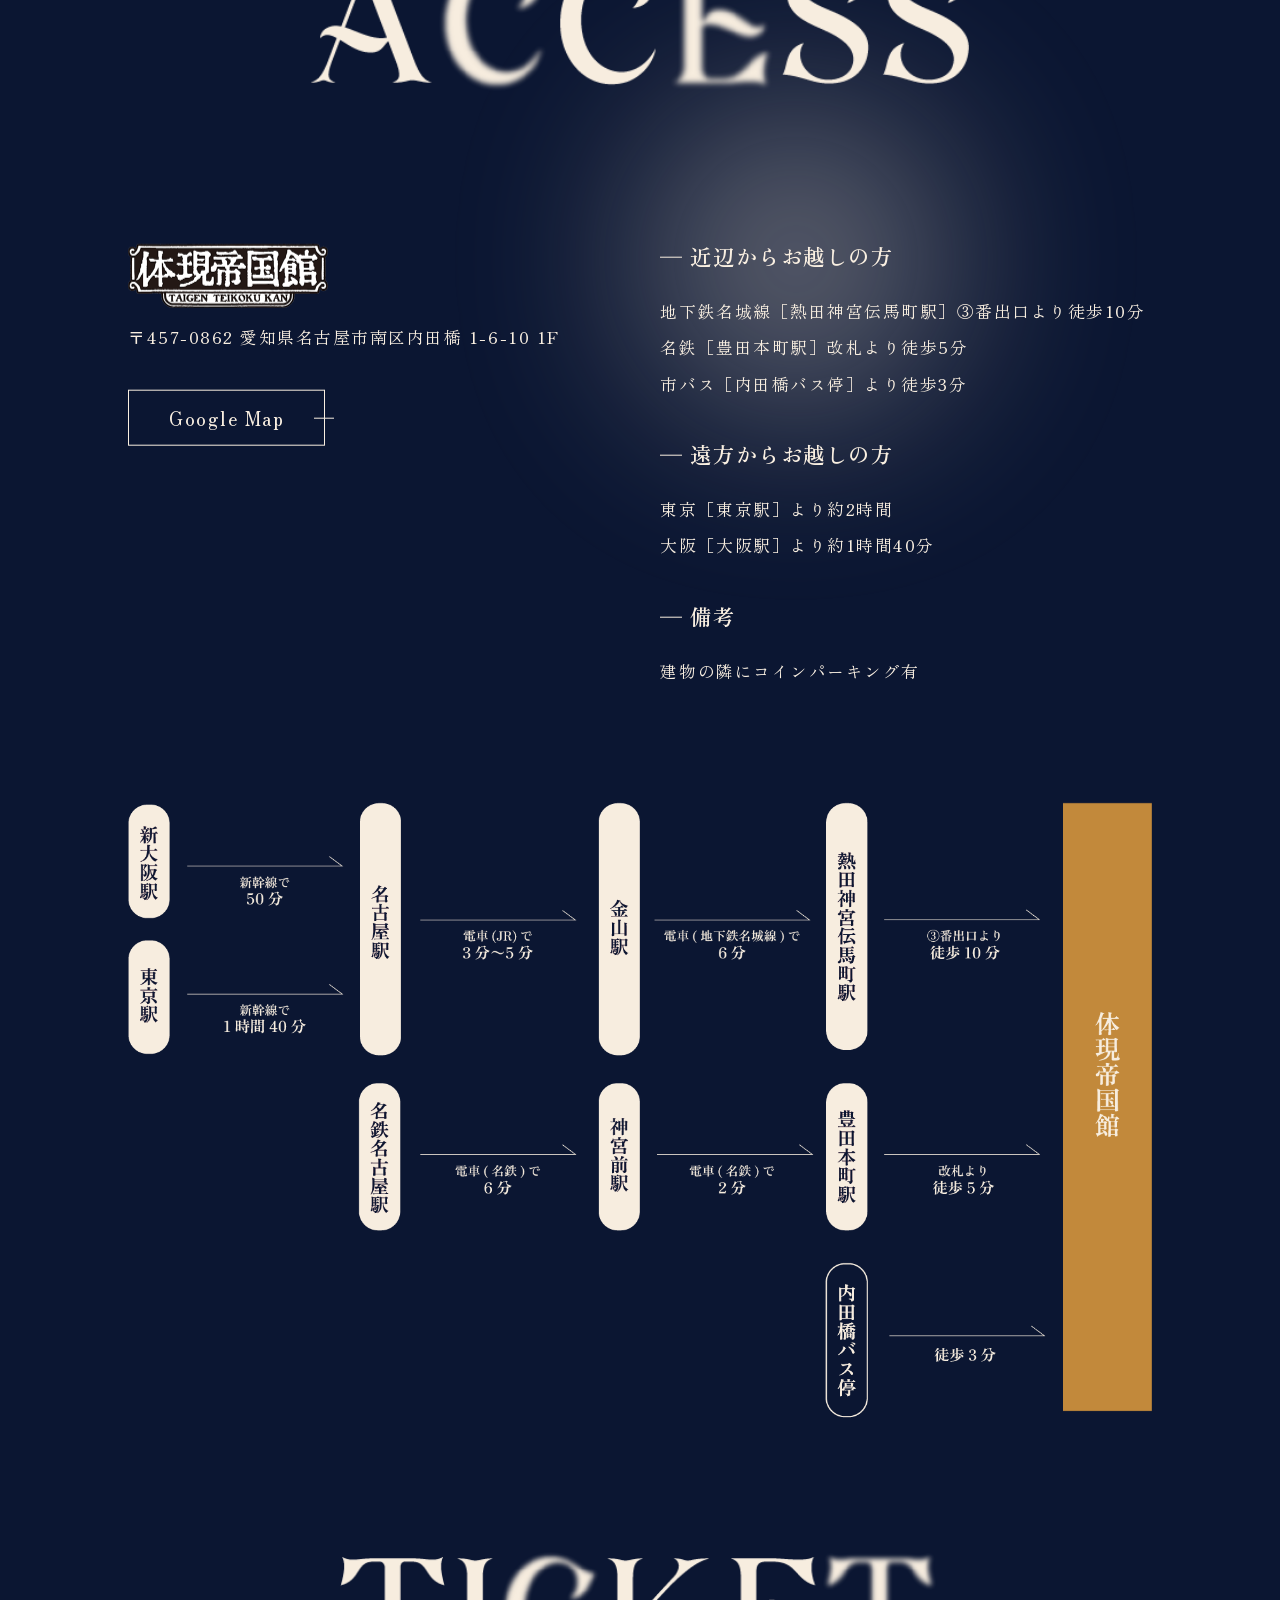
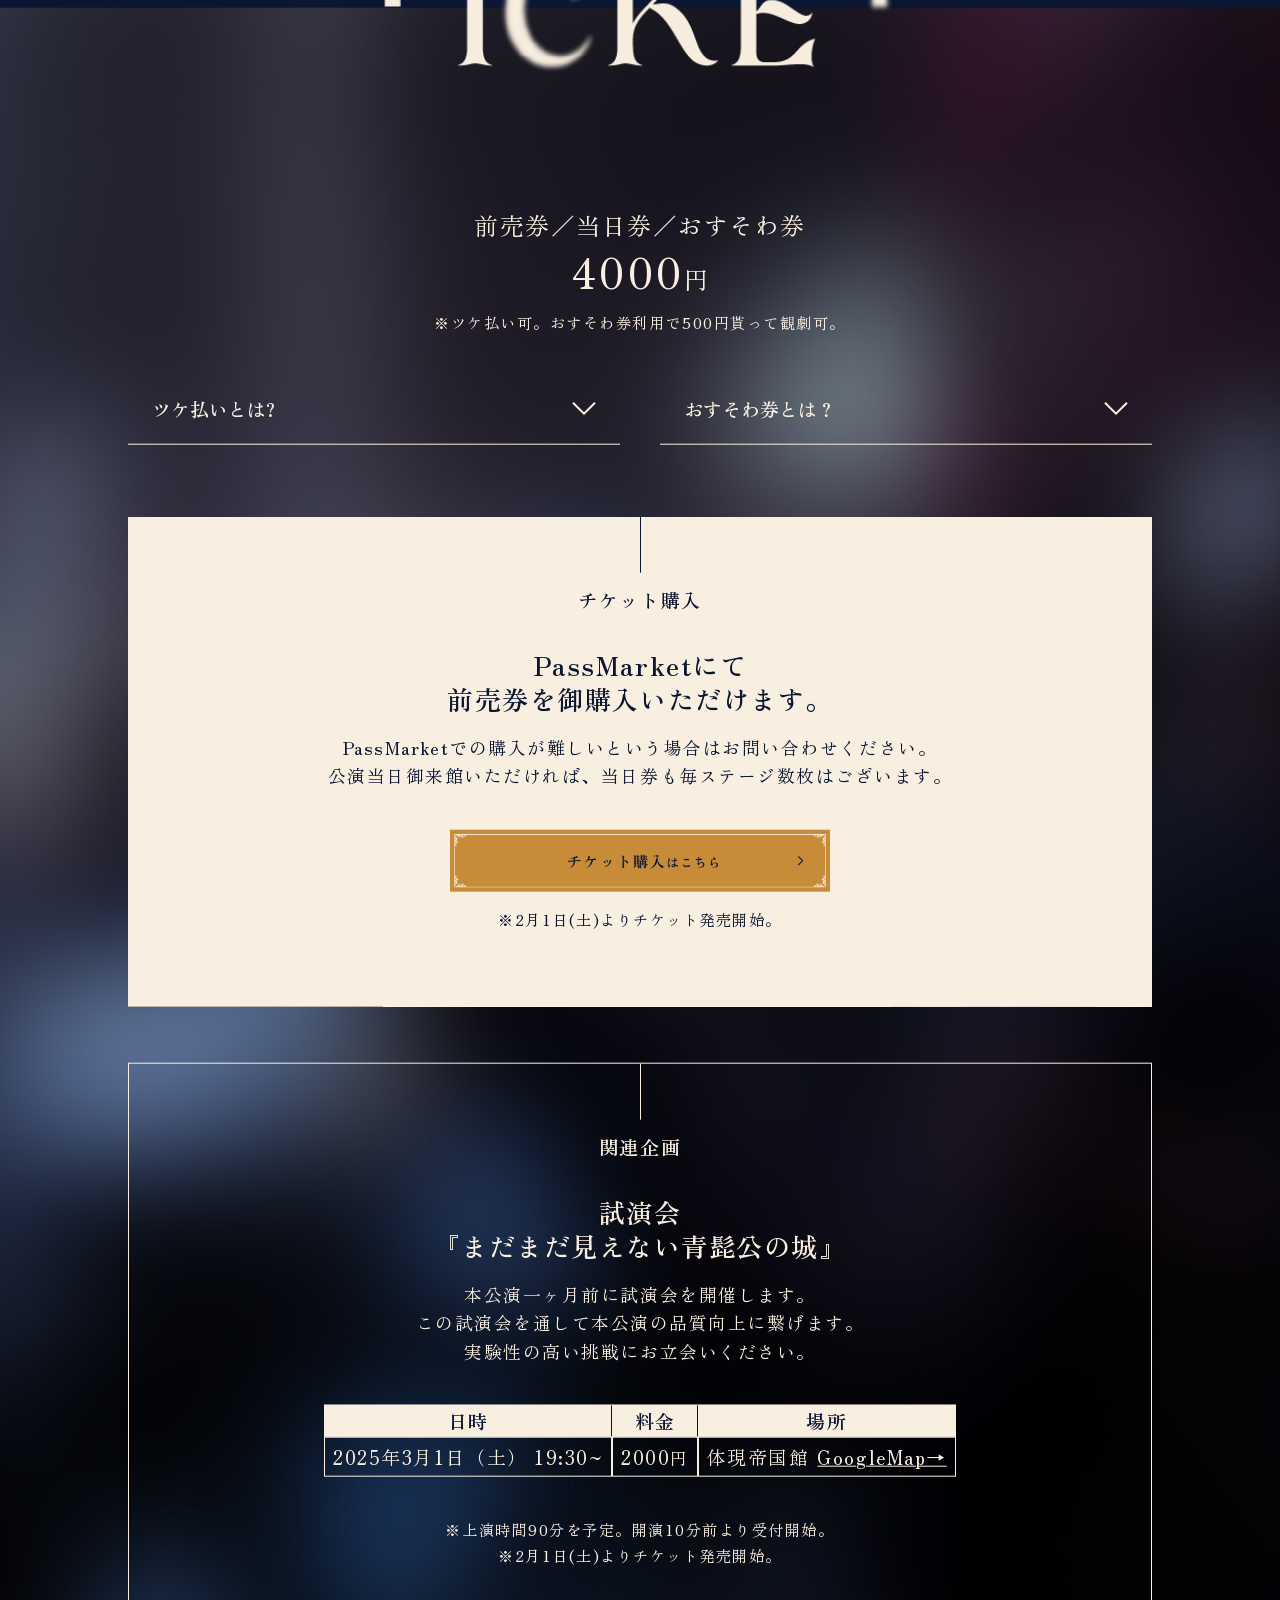
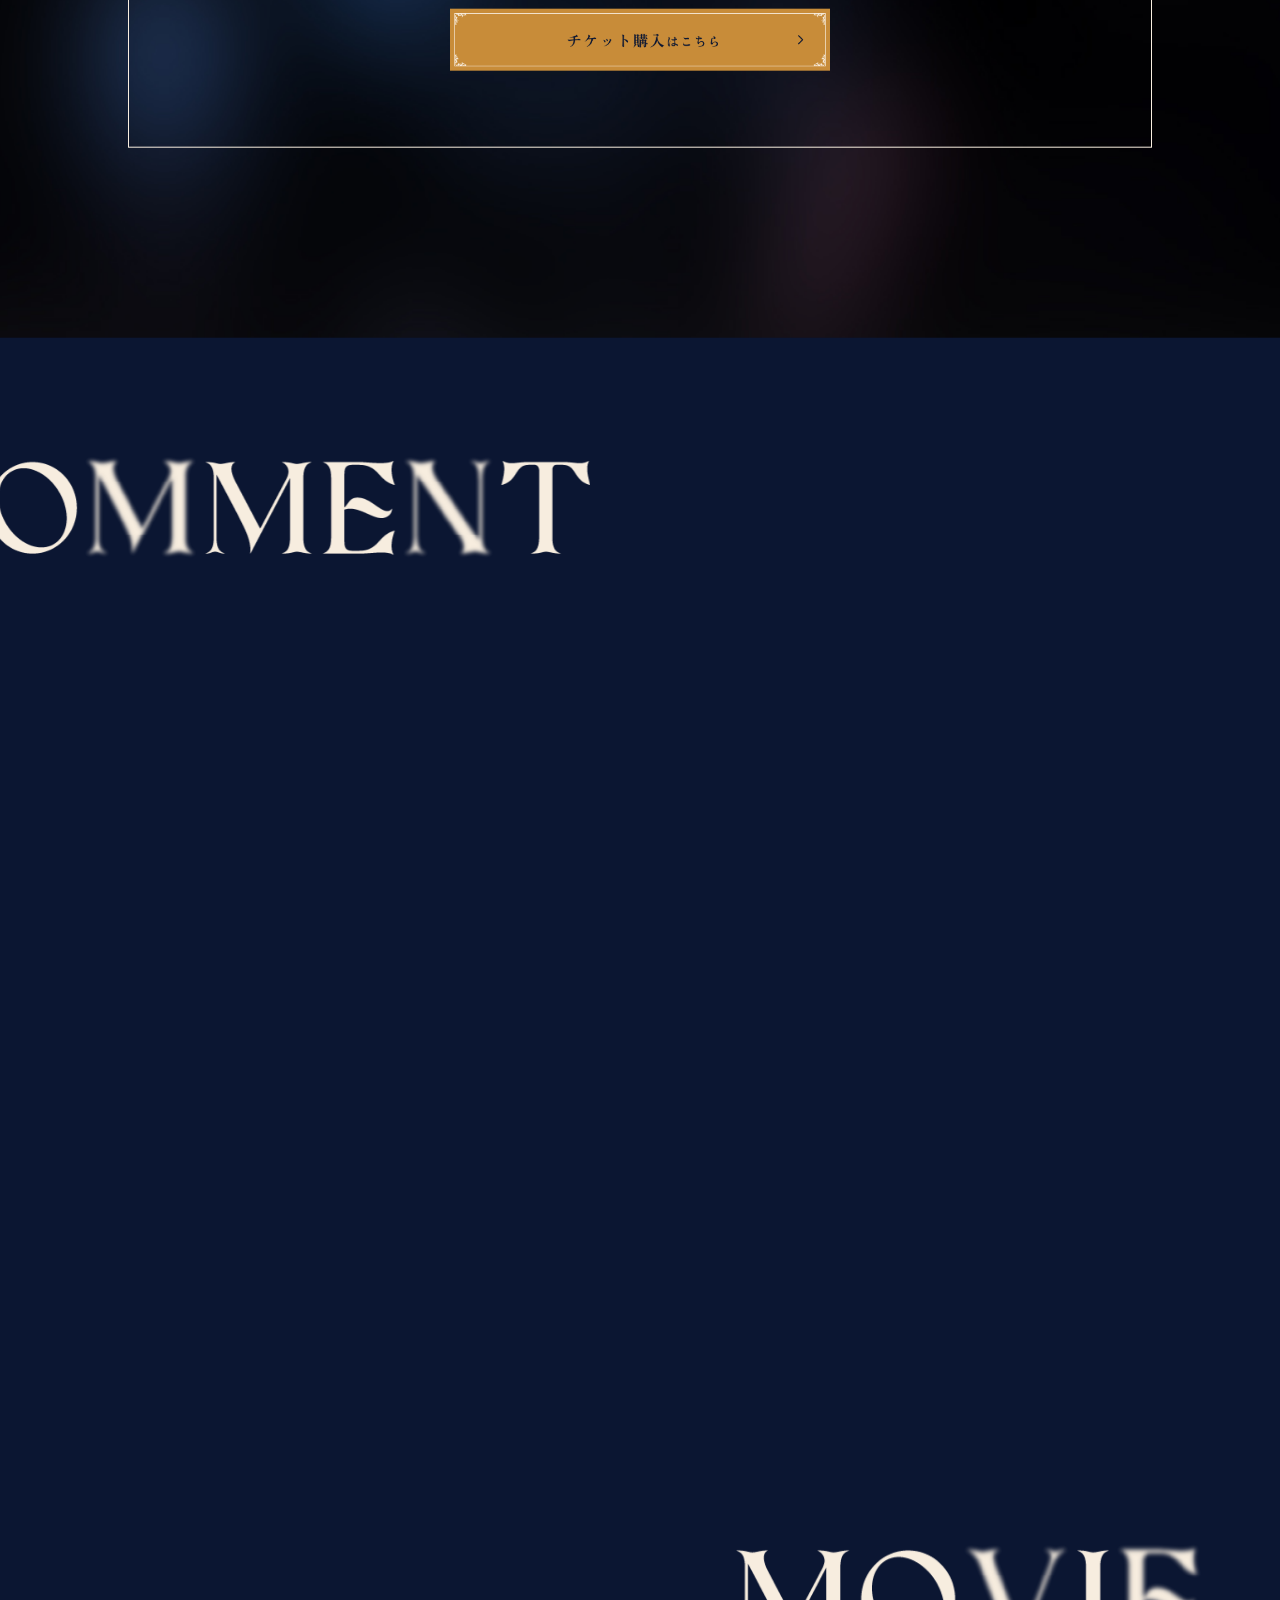
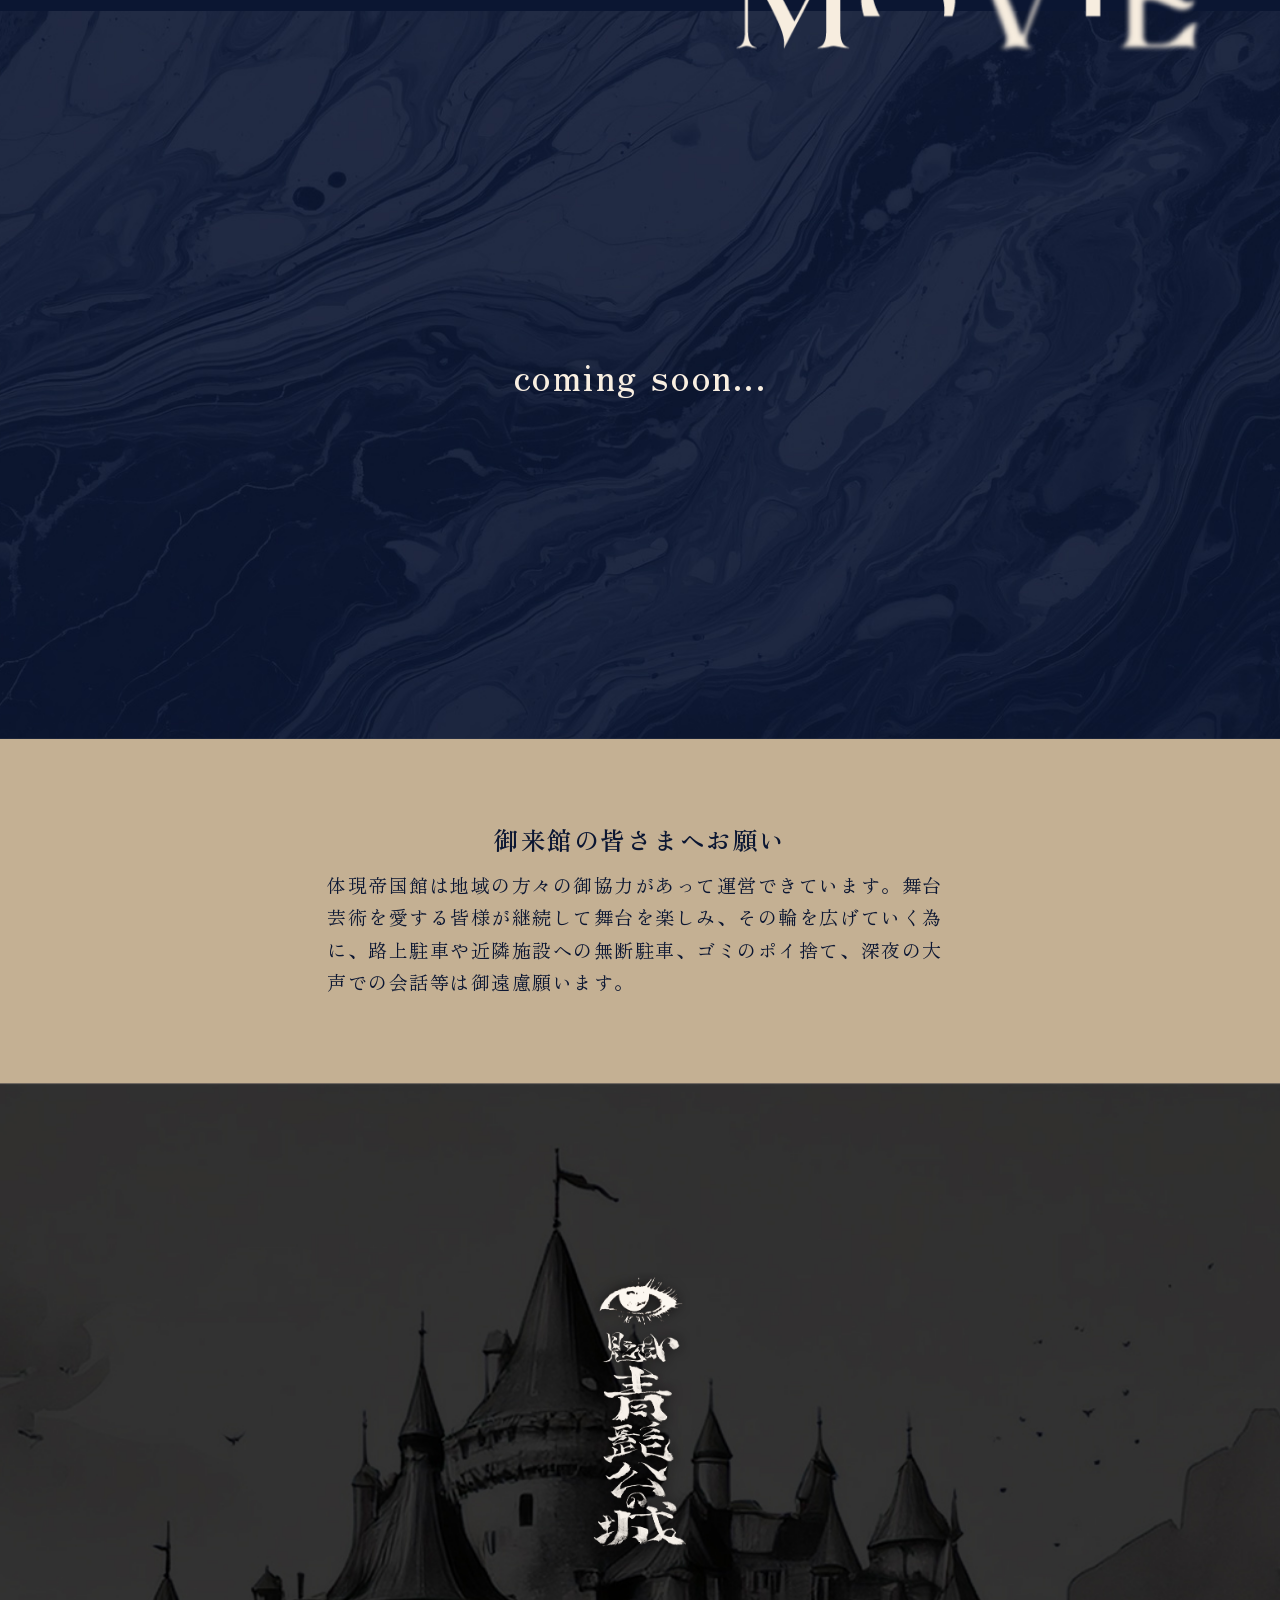
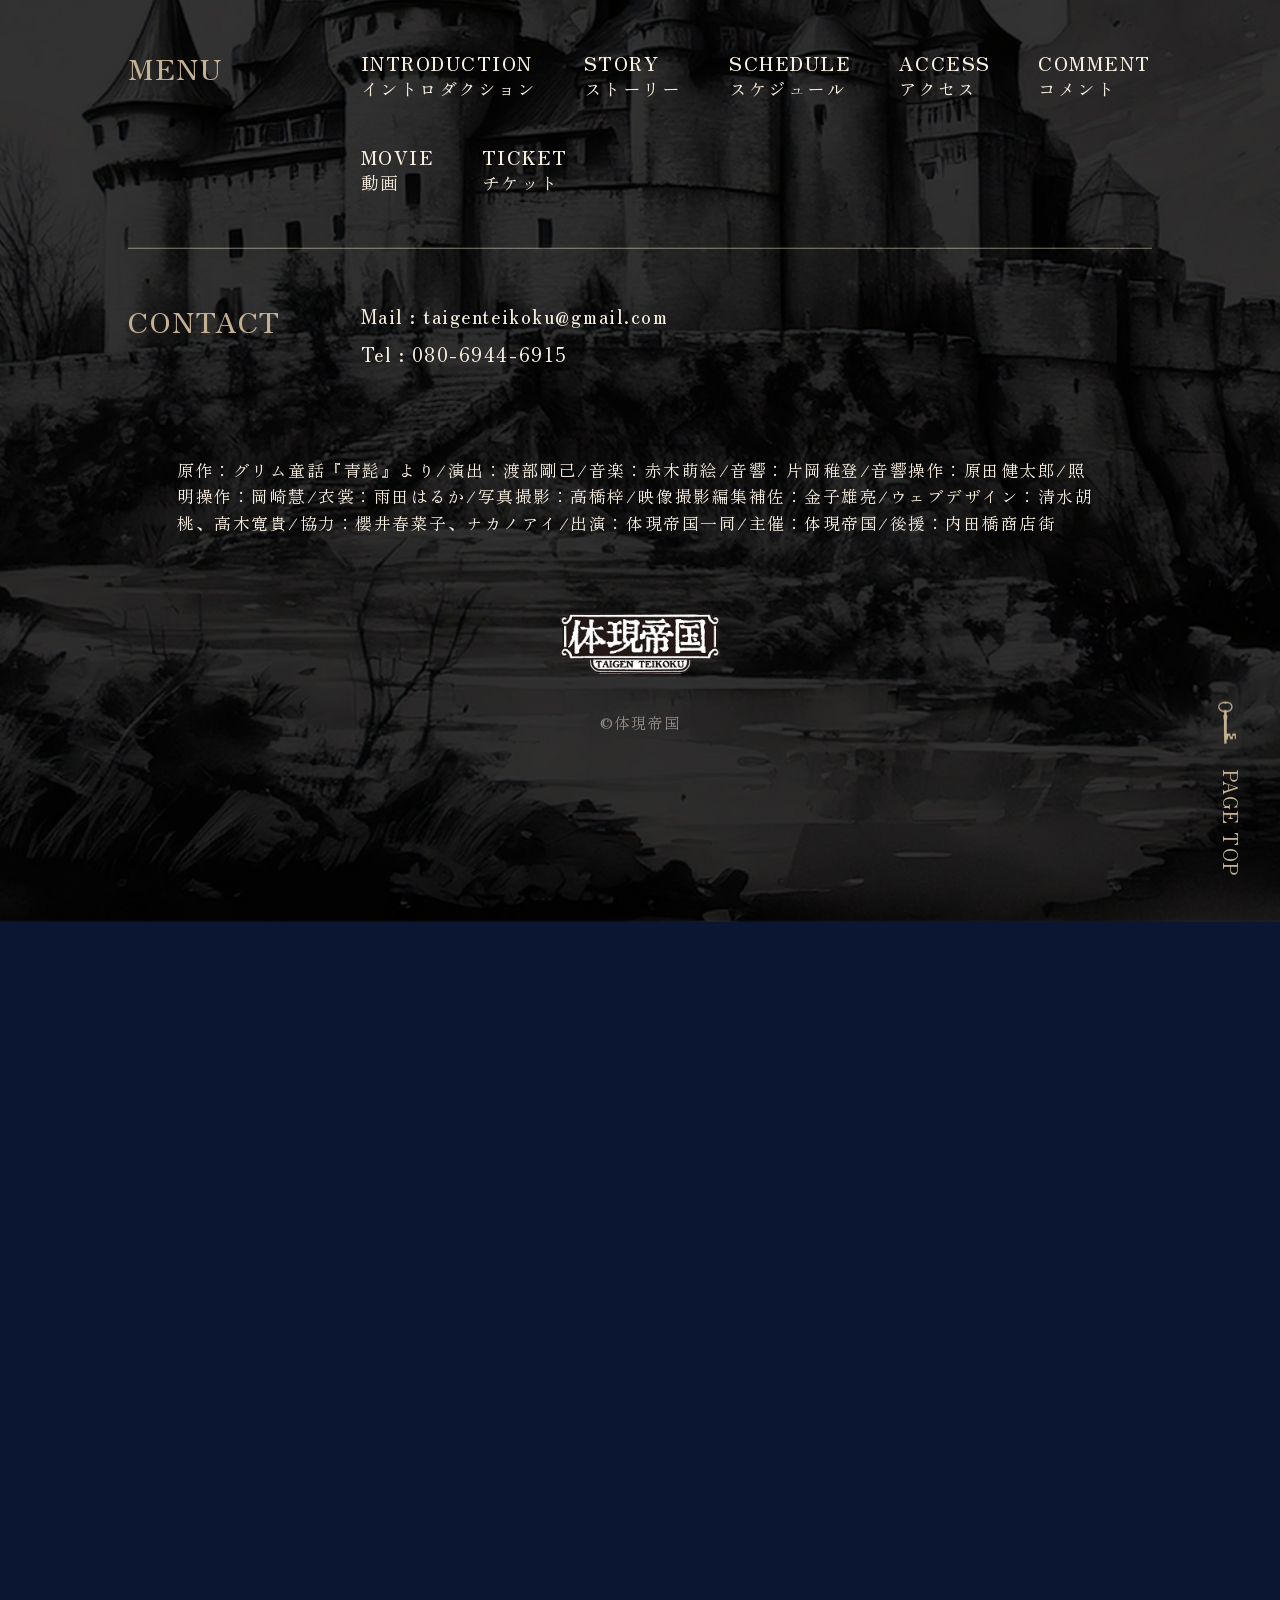
<file: index.html>
<!DOCTYPE html>
<html lang="ja">

<head prefix="og: https://ogp.me/ns#">
    <!-- ここまで -->
    <meta charset="UTF-8">
    <meta name="viewport" content="width=device-width, initial-scale=1.0">
    <meta name="description" content="2025年4月から上演の、体現帝国 第十二回公演「見えない青髭公の城」の公式サイトです。">
    <title>体現帝国 第十二回公演『見えない青髭公の城』特設サイト</title>
    <meta property="og:url" content="https://taigenteikoku.com/mienaiaohigekonoshiro_20250405" />
    <meta property="og:type" content="website" />
    <meta property="og:title" content="体現帝国 第十二回公演『見えない青髭公の城』特設サイト" />
    <meta property="og:description" content="体現帝国 第十二回公演「見えない青髭公の城」の特設サイトです。" />
    <meta property="og:site_name" content="体現帝国 第十二回公演『見えない青髭公の城』特設サイト" />
    <meta property="og:image" content="https://taigenteikoku.com/mienaiaohigekonoshiro_20250405/images/ogp.jpg" />


    <link rel="icon" href="./images/favicon.ico" sizes="256x256">
    <link rel="stylesheet" href="./preload.css" media="print" onload="this.media='all'" />
    <link rel="stylesheet" href="./destyle.css">
    <link rel="stylesheet" href="./style.min.css">
    <link rel="preconnect" href="https://fonts.googleapis.com">
</head>

<body class="body">


    <div class="loading">
        <div class="loading__img__wrapper">
            <img src="./images/eye_white_close.png" alt="" class="loading__img loading__img--1">
            <img src="./images/eye_white.png" alt="" class="loading__img loading__img--2">
        </div>
        <p class="loading__text"><span class="count" data-num="100">0</span>%</p>
    </div>


    <div id="cursor"></div>
    <img src="./images/cursor.png" alt="" id="stalker">


    <div class="bounce-wrapper">
        <div id="object"></div>
    </div>



    <div id="luxy">
        <!-- ファーストビュー -->

        <section class="p-firstview p-firstview--pc">
            <div class="p-firstview__inner">
                <div class="p-firstview__taigen-performance p-firstview__taigen-performance--pc mouse-over">
                    <img src="./images/taigenlogo.png" alt="体現帝国ロゴ"
                        class="p-firstview__taigenlogo p-firstview__taigenlogo--pc">

                    <p class="p-firstview__taigen-performance__text p-firstview__taigen-performance__text--pc">体現帝国館
                        こけら落とし公演<br>体現帝国 第十二回公演</p>
                </div>



                <div class="p-firstview__aohigelogo__wrapper mouse-over">
                    <img src="./images/logo.png" alt="見えない青髭公の城"
                        class="p-firstview__aohigelogo p-firstview__aohigelogo--1">
                    <img src="./images/logo2.png" alt="見えない青髭公の城"
                        class="p-firstview__aohigelogo p-firstview__aohigelogo--2">
                </div>

                <div class="p-firstview__time p-firstview__time--pc">
                    <p class="c-detail__time__text"><span class="c-detail__time__bold">2025年4月~6月</span>の3ヶ月間、</p>
                    <p class="c-detail__time__text"><span class="c-detail__time__bold">毎週土曜夜19時30分</span>開演</p>
                    <small class="c-detail__time__attention c-detail__time__attention--pc">※5月31日（土）のみ休演。</small>
                </div>

                <div class="p-firstview__credit">
                    <dl class="p-firstview__credit__list">
                        <dt class="p-firstview__credit__job">演出</dt>
                        <dd class="p-firstview__credit__name">渡部剛己</dd>
                    </dl>

                    <dl class="p-firstview__credit__list">
                        <dt class="p-firstview__credit__job">音楽</dt>
                        <dd class="p-firstview__credit__name">赤木萌絵</dd>
                    </dl>
                </div>



                <div class="p-firstview__main_visual__wrapper">
                    <div class="p-firstview__circletext mouse-over">
                        <img src="./images/2x/circle_text@2x.png" alt="">
                    </div>

                    <img src="./images/2x/mainVisual@2x.png" alt="メイン画像" class="p-firstview__main_visual">
                    <img src="./images/2x/mainVisual2@2x.png" alt="メイン画像"
                        class="p-firstview__main_visual p-firstview__main_visual--2">

                </div>


                <div class="p-firstview__english">
                    <p class="p-firstview__english-text">On this day, the "warehouse" becomes a "theater,"</p>
                    <p class="p-firstview__english-text">the "theater" becomes "Bluebeard's castle," and</p>
                    <p class="p-firstview__english-text">"Bluebeard's castle" becomes the "Japan" we know so well.
                    </p>

                </div>


            </div>
        </section>

        <section class="p-firstview p-firstview--mobile">
            <div class="p-firstview__inner">
                <div class="p-firstview__taigen-performance mouse-over">
                    <p class="p-firstview__taigen-performance__text">体現帝国館 こけら落とし公演<br>体現帝国 第十二回公演</p>
                    <img src="./images/taigenlogo.png" alt="体現帝国ロゴ" class="p-firstview__taigenlogo">
                </div>

                <div class="p-firstview__aohigelogo__wrapper mouse-over">
                    <img src="./images/logo.png" alt="見えない青髭公の城"
                        class="p-firstview__aohigelogo p-firstview__aohigelogo--1">
                    <img src="./images/logo2.png" alt="見えない青髭公の城"
                        class="p-firstview__aohigelogo p-firstview__aohigelogo--2">
                </div>
                <div class="p-firstview__main_visual__wrapper">


                    <div class="p-firstview__circletext mouse-over">
                        <img src="./images/2x/circle_text@2x.png" alt="">
                    </div>

                    <picture>
                        <source srcset="./images/2x/mainVisual@2x.png" media="(min-width: 768px)" type="image/png"
                            width="498" height="756">
                        <img src="./images/1x/mainVisual.png" alt="メイン画像" class="p-firstview__main_visual mouse-over"
                            width="498" height="756">
                    </picture>

                    <picture>
                        <source srcset="./images/2x/mainVisual2@2x.png" media="(min-width: 768px)" type="image/png">
                        <img src="./images/2x/mainVisual2@2x_mobile.png" alt="メイン画像"
                            class="p-firstview__main_visual p-firstview__main_visual--2 mouse-over">
                    </picture>
                </div>
            </div>
        </section>


        <!-- ヘッダー -->
        <!-- ヘッダーモバイル -->
        <header class="l-header l-header--mobile">
            <button class="l-hamburger">
                <span class="l-hamburger__border"></span>
                <span class="l-hamburger__border"></span>
                <span class="l-hamburger__border"></span>
                <p class="l-hamburger__text">MENU</p>
            </button>

            <div class="l-nav__wrapper--mobile">
                <dl class="l-nav l-nav--mobile">
                    <a href="#introduction" class="l-nav__link">
                        <dt class="l-nav__item--english l-nav__item">INTRODUCTION</dt>
                        <dd class="l-nav__item--japanese l-nav__item">イントロダクション</dd>
                    </a>

                    <a href="#story" class="l-nav__link">
                        <dt class="l-nav__item--english l-nav__item">STORY</dt>
                        <dd class="l-nav__item--japanese l-nav__item">ストーリー</dd>
                    </a>

                    <a href="#schedule" class="l-nav__link">
                        <dt class="l-nav__item--english l-nav__item">SCHEDULE</dt>
                        <dd class="l-nav__item--japanese l-nav__item">スケジュール</dd>
                    </a>

                    <a href="#access" class="l-nav__link">
                        <dt class="l-nav__item--english l-nav__item">ACCESS</dt>
                        <dd class="l-nav__item--japanese l-nav__item">アクセス</dd>
                    </a>

                    <a href="#comment" class="l-nav__link">
                        <dt class="l-nav__item--english l-nav__item">COMMENT</dt>
                        <dd class="l-nav__item--japanese l-nav__item">コメント</dd>
                    </a>

                    <a href="#movie" class="l-nav__link">
                        <dt class="l-nav__item--english l-nav__item">MOVIE</dt>
                        <dd class="l-nav__item--japanese l-nav__item">動画</dd>
                    </a>

                    <a href="#ticket" class="l-nav__link">
                        <dt class="l-nav__item--english l-nav__item">TICKET</dt>
                        <dd class="l-nav__item--japanese l-nav__item">チケット</dd>
                    </a>

                </dl>
            </div>
        </header>


        <header class="l-header l-header--pc">
            <dl class="l-nav l-nav--pc">

                <a href="#introduction" class="l-nav__link">
                    <dt class="l-nav__item--english l-nav__item">INTRODUCTION</dt>
                    <dd class="l-nav__item--japanese l-nav__item">イントロダクション</dd>
                </a>

                <a href="#story" class="l-nav__link">
                    <dt class="l-nav__item--english l-nav__item">STORY</dt>
                    <dd class="l-nav__item--japanese l-nav__item">ストーリー</dd>
                </a>

                <a href="#schedule" class="l-nav__link">
                    <dt class="l-nav__item--english l-nav__item">SCHEDULE</dt>
                    <dd class="l-nav__item--japanese l-nav__item">スケジュール</dd>
                </a>

                <a href="#access" class="l-nav__link">
                    <dt class="l-nav__item--english l-nav__item">ACCESS</dt>
                    <dd class="l-nav__item--japanese l-nav__item">アクセス</dd>
                </a>

                <a href="#comment" class="l-nav__link">
                    <dt class="l-nav__item--english l-nav__item">COMMENT</dt>
                    <dd class="l-nav__item--japanese l-nav__item">コメント</dd>
                </a>

                <a href="#movie" class="l-nav__link">
                    <dt class="l-nav__item--english l-nav__item">MOVIE</dt>
                    <dd class="l-nav__item--japanese l-nav__item">動画</dd>
                </a>

                <a href="#ticket" class="l-nav__link">
                    <dt class="l-nav__item--english l-nav__item">TICKET</dt>
                    <dd class="l-nav__item--japanese l-nav__item">チケット</dd>
                </a>

            </dl>
        </header>


        <!-- 詳細 -->
        <div class="wrapper">
            <section class="c-detail">
                <div class="c-detail__inner">
                    <div class="c-detail__time">
                        <p class="c-detail__time__text"><span class="c-detail__time__bold">2025年4月~6月</span>の3ヶ月間、
                        </p>
                        <p class="c-detail__time__text"><span class="c-detail__time__bold">毎週土曜夜19時30分</span>開演</p>
                        <small class="c-detail__time__attention">※5月31日（土）のみ休演。</small>
                    </div>

                    <div class="c-detail__credit">
                        <dl class="c-detail__credit__list">
                            <dt class="c-detail__credit__job">演出</dt>
                            <dd class="c-detail__credit__name">渡部剛己</dd>
                        </dl>

                        <dl class="c-detail__credit__list">
                            <dt class="c-detail__credit__job">音楽</dt>
                            <dd class="c-detail__credit__name">赤木萌絵</dd>
                        </dl>
                    </div>

                    <div class="c-detail__english">
                        <p class="c-detail__english-text">On this day, the "warehouse" becomes a "theater,"</p>
                        <p class="c-detail__english-text">the "theater" becomes "Bluebeard's castle," and</p>
                        <p class="c-detail__english-text">"Bluebeard's castle" becomes the "Japan" we know</p>
                        <p class="c-detail__english-text">so well.</p>

                    </div>

                </div>
            </section>

            <!-- バナー -->
            <section class="p-banner">
                <div class="p-banner__inner">
                    <button class="c-button c-button--ticket c-button--ticket-main"><a
                            href="https://passmarket.yahoo.co.jp/event/show/detail/021ije5vzr541.html" target="_blank"
                            rel="noopener noreferrer" class="c-button__link"><img src="./images/btn.png" alt=""
                                class="c-button__img"></a></button>


                    <!-- ここから下は非表示 -->

                    <!-- <a href="#" class="p-banner__link"><img src="./images/2x/banner1@2x.png" alt="バナー"
                            class="p-banner--1"></a>

                    <a href="#schedule" class="p-banner__link"><img src="./images/2x/banner2@2x.png" alt="バナー"
                            class="p-banner--2"></a> -->

                    <!-- ここまで -->
                </div>
            </section>
        </div>


        <!-- イントロダクション -->
        <section class="p-introduction" id="introduction">
            <h2 class="p-introduction__head p-introduction__head--intro target">
                <img src="./images/2x/intro@2x.png" alt="イントロダクション"
                    class="p-introduction__head-img p-introduction__head-img--intro">
            </h2>

            <h2 class="p-introduction__head p-introduction__head--introduction target">
                <img src="./images/2x/intro_1@2x.png" alt="イントロダクション"
                    class="p-introduction__head-img p-introduction__head-img--introduction">
            </h2>




            <div class="p-introduction__text-and-img">
                <div class="p-introduction__text-group">
                    <h3 class="p-introduction__title target">いま、新たな幕が上がる。</h3>
                    <p class="p-introduction__text">2024年1月より<br class="br-mb">名古屋市南区にある倉庫を借り、<br>
                        改装を続けてきた<br class="br-mb">体現帝国の専用劇場『体現帝国館』。<br>
                        そのこけら落とし公演が上演されます。<br>
                        本番と同じ充実した劇場環境で<br class="br-mb">稽古を重ねてきた<br>
                        本作の上演にご期待ください。</p>
                </div>


                <div class="p-introduction__bg-wrapper ">
                    <div class="p-introduction__bg luxy-el" data-speed-y="4" data-offset="-150"></div>
                </div>
            </div>

            <h2 class="p-introduction__head p-introduction__head--duction target">
                <img src="./images/2x/duction@2x.png" alt="イントロダクション"
                    class="p-introduction__head-img p-introduction__head-img--duction">
            </h2>
        </section>


        <!-- ストーリー -->
        <section class="p-story" id="story">
            <div class="p-story__inner">
                <div class="p-story__img-and-head">
                    <div class="p-story__img-wrapper">
                        <div class="p-story__img luxy-el" data-speed-y="3" data-offset="-150"></div>
                    </div>
                    <h2 class="p-story__head target"><img src="./images/2x/story@2x.png" alt="ストーリー"
                            class="p-story__head-img">
                    </h2>
                </div>

                <div class="p-story__text-group">
                    <h3 class="p-story__title target">グリム童話『青髭』を元に創られる<br>
                        童話と現代が重なる<span class="bw">ダークメルヘン劇。</span></h3>
                    <p class="p-story__text target">
                        青髭公の城にやってきた盲目の少女ユディット。<br class="br-pc">「見ること」「見えないこと」「見過ぎてしまったこと」<br
                            class="br-pc">「見てはいけないこと」「見せてくれないこと」<br class="br-pc">「見たくないこと」「見せられてしまうこと」<br
                            class="br-pc">『見る』をテーマに演劇の魔法を<br class="br-pc">ふんだんに織り交ぜて劇は展開する。<br
                            class="br-pc">この日、“倉庫”は“劇場”となり、<br class="br-pc">“劇場”は“青髭公の城”となり、<br
                            class="br-pc">“青髭公の城”は私たちのよく知る“日本”となる。
                    </p>
                </div>
            </div>
        </section>


        <!-- スケジュール -->
        <section class="p-schedule" id="schedule">
            <div class="p-schedule__content">
                <h2 class="p-schedule__head target"><img src="./images/2x/schedule_1@2x.png" alt="スケジュール"
                        class="p-schedule__head-img">
                </h2>
                <div class="p-schedule__text-group target">
                    <h3 class="p-schedule__title">日時</h3>
                    <p class="p-schedule__text"><span class="p-schedule__bold">2025年4月~6月</span>の3ヶ月間、<br>
                        <span class="p-schedule__bold">毎週土曜夜19時30分</span>開演。
                    </p>
                    <small class="p-schedule__attention">※5月31日（土）のみ休演させていただきます。</small>


                    <!-- ここから下は非公開 -->
                    <!-- <div class="p-schedule__performance-group">
                        <h4 class="p-schedule__subtitle">＊ 追加公演決定!</h4>
                        <p class="p-schedule__text p-schedule__text--sub"><span
                                class="p-schedule__text--color p-schedule__small">日付　</span>7/4<span
                                class="p-schedule__small">(金)</span>、7/5<span
                                class="p-schedule__small">(土)</span>、7/6<span
                                class="p-schedule__small">(日)</span>、7/7<span class="p-schedule__small">(月)</span></p>

                        <p class="p-schedule__text"><span
                                class="p-schedule__text--color p-schedule__small">時間　</span>19:30〜</p>

                    </div> -->
                    <!-- ここまで -->

                    <h3 class="p-schedule__title">備考</h3>
                    <small class="p-schedule__attention">※上演時間90分を予定。開演10分前より受付開始。</small>
                    <small class="p-schedule__attention">※各日21:00頃より公演打ち上げを開催します。どなたも御参加ください。</small>
                </div>
            </div>

            <!-- <div class="p-schedule__bg-wrapper">
                <div class="p-schedule__bg luxy-el"></div>
            </div> -->
        </section>


        <!-- アクセス -->
        <section class="p-access" id="access">
            <div class="p-access__inner">
                <h2 class="p-access__head target"><img src="./images/2x/access@2x.png" alt="アクセス"
                        class="p-access__head-img">
                </h2>


                <div class="p-access__contents">
                    <div class="p-access__theater">
                        <img src="./images/taigenteikokukanlogo_yoko.png" alt="体現帝国館" class="p-access__taigenteikoukan">
                        <p class="p-access__address">〒457-0862 愛知県名古屋市南区内田橋 1-6-10 1F</p>
                        <a href="https://maps.app.goo.gl/uY2NHnXmMKWfeF3t6" class="c-button__link c-button__link--map"
                            target="_blank" rel="noopener noreferrer">Google
                            Map</a>
                    </div>

                    <div class="p-access__transit">
                        <h3 class="p-access__title">近辺からお越しの方</h3>
                        <p class="p-access__description">地下鉄名城線［熱田神宮伝馬町駅］③番出口より徒歩10分<br>
                            名鉄［豊田本町駅］改札より徒歩5分<br>
                            市バス［内田橋バス停］より徒歩3分</p>

                        <h3 class="p-access__title">遠方からお越しの方</h3>
                        <p class="p-access__description">東京［東京駅］より約2時間<br>
                            大阪［大阪駅］より約1時間40分</p>

                        <h3 class="p-access__title">備考</h3>
                        <p class="p-access__description">建物の隣にコインパーキング有</p>
                    </div>
                </div>

                <picture>
                    <source srcset="./images/2x/tizu@2x.png" media="(min-width: 768px)" type="image/jpeg">
                    <img src="./images/2x/tizu_mobile@2x.png" alt="アクセスマップ" class="p-access__map-img" loading="lazy">
                </picture>
            </div>
        </section>


        <!-- チケット -->
        <section class="p-ticket" id="ticket">
            <div class="p-ticket__inner">
                <h2 class="p-ticket__head"><img src="./images/2x/ticket@2x.png" alt="チケット" class="p-ticket__head-img"
                        loading="lazy">
                </h2>

                <p class="p-ticket__category">前売券／当日券／おすそわ券</p>
                <p class="p-ticket__price"><span class="p-ticket__price-number">4000</span>円</p>
                <small class="p-ticket__attention">※ツケ払い可。おすそわ券利用で500円貰って<span class="bw">観劇可。</span></small>

                <div class="p-ticket__means">

                    <div class="c-button--means__wrapper">
                        <button class="c-button--means c-button--tukebarai">ツケ払いとは?<img src="./images/accordion.svg"
                                alt="" class="c-button--means__img"></button>
                        <div class="c-button--means__contents c-button--means__contents--tukabarai">
                            <p class="c-button--means__text">返 済 予 定 日 を 指 定 し て い た だ く こ と で 、 体 現 帝 国 の 公 演 を ツ ケ
                                で 観
                                劇 い た だ け ま す 。 事 前
                                にtaigenteikoku@gmail.com
                                までお問い合わせください。今月は支払いが難しいけれど本作品を観劇したいという方はご利用ください。</p>
                        </div>
                    </div>

                    <div class="c-button--means__wrapper">
                        <button class="c-button--means  c-button--donetike">おすそわ券とは？<img src="./images/accordion.svg"
                                alt="" class="c-button--means__img"></button>
                        <div class="c-button--means__contents--donetike c-button--means__contents">
                            <img src="./images/ticket.jpg" alt="" class="c-button--means__description-img">
                            <p class="c-button--means__text">
                                観劇体験を贈るご提案。期間中におすそわ券を購入すると、公演当日劇場にて購入された枚数分の観劇チケットと現金500円がおすそわ券利用希望者へ配布されます。（ただし、おすそわ券利用は体現帝国初観劇の方に限ります。）おすそわ券と本公演チケットを購入いただいたお客様へは特典として入場時に優先して御入場いただけます。お金を理由に観劇を諦めることなく、より多くの方が体現帝国の作品に触れられる取り組みです。
                                ※おすそわ券購入者が観劇するには、別途チケット(前売券/当日券)を購入していただく必要があります。</p>
                        </div>
                    </div>
                </div>

                <div class="p-ticket__purchase target">
                    <h2 class="p-ticket__bigtitle">チケット購入</h2>
                    <h3 class="p-ticket__title">PassMarketにて<br>
                        前売券を御購入<span class="bw">いただけます。</span></h3>
                    <p class="p-ticket__text">PassMarketでの購入が難しいという場合はお問い合わせください。<br class="br-pc">
                        公演当日御来館いただければ、当日券も毎ステージ数枚は<span class="bw">ございます。</span></p>

                    <button class="c-button c-button--ticket"><a
                            href="https://passmarket.yahoo.co.jp/event/show/detail/021ije5vzr541.html"
                            class="c-button__link" target="_blank" rel="noopener noreferrer"><img src="./images/btn.png"
                                alt="" class="c-button__img"></a></button> <small
                        class="p-ticket__purchase__attention p-ticket__attention">※2月1日(土)よりチケット発売開始。</small>
                </div>

                <div class="p-ticket__relation target">
                    <h2 class="p-ticket__bigtitle p-ticket__bigtitle--2">関連企画</h2>

                    <h3 class="p-ticket__title">試演会<br>
                        『まだまだ見えない<span class="bw">青髭公の城』</span></h3>

                    <p class="p-ticket__text">本公演一ヶ月前に試演会を開催します。<br class="br-pc">
                        この試演会を通して本公演の品質向上に繋げます。<br class="br-pc">実験性の高い挑戦にお立会いください。</p>

                    <table class="p-ticket__relation__table">
                        <tbody>
                            <tr class="p-ticket__relation__table-column">
                                <th class="p-ticket__relation__table-head">日時</td>
                                <td class="p-ticket__relation__table-cell">2025年3月1日（土）
                                    19:30~</td>
                            </tr>
                            <tr class="p-ticket__relation__table-column">
                                <th class="p-ticket__relation__table-head">料金</td>
                                <td class="p-ticket__relation__table-cell price">2000<span
                                        class="p-ticket__small">円</span>
                                </td>
                            </tr>
                            <tr class="p-ticket__relation__table-column">
                                <th class="p-ticket__relation__table-head last">場所</td>
                                <td class="p-ticket__relation__table-cell">体現帝国館<a class="p-ticket__link"
                                        href="https://maps.app.goo.gl/uY2NHnXmMKWfeF3t6" target="_blank"
                                        rel="noopener noreferrer">GoogleMap→</a>
                                </td>
                            </tr>

                        </tbody>
                    </table>

                    <small class="p-ticket__relation__attention p-ticket__attention">※上演時間90分を予定。開演10分前より<span
                            class="bw">受付開始。</span>

                        <br>※2月1日(土)よりチケット発売開始。</small>


                    <button class="c-button c-button--ticket"><a
                            href="https://passmarket.yahoo.co.jp/event/show/detail/021ije5vzr541.html"
                            class="c-button__link" target="_blank" rel="noopener noreferrer"><img src="./images/btn.png"
                                alt="" class="c-button__img"></a></button>
                </div>
            </div>
        </section>


        <!-- コメント -->
        <section class="p-comment" id="comment">
            <h2 class="p-comment__head target"><img src="./images/2x/comment@2x.png" alt="コメント"
                    class="p-comment__head-img">
            </h2>


            <!-- コメント公開部分/ここから -->

            <div class="p-comment__card-list target">
                <div class="p-comment__card">
                    <dl class="p-comment__info">
                        <dt class="p-comment__info--name">二村利之</dt>
                        <dd class="p-comment__info--job">七ツ寺共同スタジオ元代表</dd>
                    </dl>

                    <h3 class="p-comment__title">私は1972年大須で七ツ寺共同スタジオを創めた。</h3>
                    <p class="p-comment__text">
                        その開かれた空間では、新しい表現を求める人々のさまざまな出会いがあった。劇場は遊園地であり迷路でもある限りない想像力が生み出される場だ。体現帝国の渡部君が劇場を創めた。自前の空間ではロングランができるのが強味だ。新たなる想像力が羽ばたく場になるのが楽しみだ。渡部ガンバレ!!
                    </p>
                </div>

                <div class="p-comment__card">
                    <dl class="p-comment__info">
                        <dt class="p-comment__info--name">好事家ジェネ</dt>
                        <dd class="p-comment__info--job">YouTuber</dd>
                    </dl>

                    <h3 class="p-comment__title">寺山修司の撒いた青い種が今、名古屋の一角で禍々しい芽を吹いた────</h3>
                    <p class="p-comment__text">
                        全てが劇団員の手作りというこの絶対的空間において、客席と舞台の境界はいともたやすく侵略される。暗闇に明滅するマッチ。手探りで芝居を観る客。随所に寺山の影響を察知するのは、主宰の渡部剛己氏がかつて天井桟敷の後継劇団・万有引力に所属し、アングラ演劇の薫陶を大いに受けたからだという。だが我々は気が付く。ここで始まるのは只の昭和の懐古ではない。次世代への雄弁性を果敢に問う、<ruby>尖鋭的
                            <rt>ラディカル</rt>
                        </ruby>で、<ruby>悠揚自在<rt>フレキシブル</rt></ruby>な挑戦であることに。
                        東京や大阪といった演劇中心地の狭間だからこそ、この文化的アジトは無二の輝きを放つ。新たに屹立した前衛の牙城に、今こそ乗り込む時が来た。</p>
                </div>
                <div class="p-comment__card">
                    <dl class="p-comment__info">
                        <dt class="p-comment__info--name">押村宣広</dt>
                        <dd class="p-comment__info--job">内田橋商店街理事長</dd>
                    </dl>

                    <h3 class="p-comment__title">街と劇場が相互に発展していく未来に思いを馳せています。</h3>
                    <p class="p-comment__text">
                        去年の1月に体現帝国が来て、私たちの内田橋商店街が全国的にも珍しい“芸術を発信する商店街”になると大変嬉しかったことを覚えています。その後、体現帝国館へ足を運ぶ度にそこで繰り広げられる世界に終始釘付けになりました。公演日以外にも日々の準備や作業でスタッフの方々には商店街に足を運んでいただいており劇場が立ち上がっていく過程を嬉しく思っています。今回の本公演をキッカケに今まで以上に街と劇場が相互に発展していく未来に思いを馳せています。
                    </p>
                </div>

            </div>

            <!-- ここまで -->

            <!-- coming soonは情報公開時に消してください -->
            <!-- <p class="c-comingsoon">coming soon...</p> -->
        </section>

        <!-- 動画 -->
        <section class="p-movie" id="movie">
            <h2 class="p-movie__head"><img src="./images/2x/movie@2x.png" alt="ムービー" class="p-movie__head-img"></h2>

            <!-- 動画公開部分/ここから 埋め込みコードを変えてください -->

            <!-- <div class="p-movie__inner">
                <iframe src="url" title="YouTube video player"
                    frameborder="0"
                    allow="accelerometer; autoplay; clipboard-write; encrypted-media; gyroscope; picture-in-picture; web-share"
                    referrerpolicy="strict-origin-when-cross-origin" allowfullscreen></iframe>

                <p class="p-movie__title">プロモーション映像</p>
            </div>
 -->
            <!-- ここまで -->


            <!-- coming soonは情報公開時に消してください -->
            <p class="c-comingsoon">coming soon...</p>

        </section>

        <section class="p-attention">
            <div class="p-attention__inner">
                <h3 class="p-attention__head">御来館の皆さまへお願い</h3>
                <p class="p-attention__text">
                    体現帝国館は地域の方々の御協力があって運営できています。舞台芸術を愛する皆様が継続して舞台を楽しみ、その輪を広げていく為に、路上駐車や近隣施設への無断駐車、ゴミのポイ捨て、深夜の大声での会話等は御遠慮願います。
                </p>
            </div>
        </section>


        <!-- フッター -->
        <footer class="l-footer">
            <div class="l-footer__inner">

                <h2 class="l-footer__logo"><img src="./images/logo.png" alt="" class="l-footer__logo-img"></h2>

                <div class="l-footer__group l-footer__group--menu">
                    <h3 class="l-footer__group__head">MENU</h3>
                    <dl class="l-nav l-nav--footer">
                        <a href="#introduction" class="l-nav__link">
                            <dt class="l-nav__item--english l-nav__item">INTRODUCTION</dt>
                            <dd class="l-nav__item--japanese l-nav__item">イントロダクション</dd>
                        </a>

                        <a href="#story" class="l-nav__link">
                            <dt class="l-nav__item--english l-nav__item">STORY</dt>
                            <dd class="l-nav__item--japanese l-nav__item">ストーリー</dd>
                        </a>

                        <a href="#schedule" class="l-nav__link">
                            <dt class="l-nav__item--english l-nav__item">SCHEDULE</dt>
                            <dd class="l-nav__item--japanese l-nav__item">スケジュール</dd>
                        </a>

                        <a href="#access" class="l-nav__link">
                            <dt class="l-nav__item--english l-nav__item">ACCESS</dt>
                            <dd class="l-nav__item--japanese l-nav__item">アクセス</dd>
                        </a>

                        <a href="#comment" class="l-nav__link">
                            <dt class="l-nav__item--english l-nav__item">COMMENT</dt>
                            <dd class="l-nav__item--japanese l-nav__item">コメント</dd>
                        </a>

                        <a href="#movie" class="l-nav__link">
                            <dt class="l-nav__item--english l-nav__item">MOVIE</dt>
                            <dd class="l-nav__item--japanese l-nav__item">動画</dd>
                        </a>

                        <a href="#ticket" class="l-nav__link">
                            <dt class="l-nav__item--english l-nav__item">TICKET</dt>
                            <dd class="l-nav__item--japanese l-nav__item">チケット</dd>
                        </a>

                    </dl>
                </div>

                <div class="l-footer__group l-footer__group--contact">
                    <h3 class="l-footer__group__head">CONTACT</h3>

                    <div class="l-footer__group__text-group">
                        <p class="l-footer__group__text">Mail : taigenteikoku@gmail.com</p>
                        <p class="l-footer__group__text">Tel : 080-6944-6915</p>
                    </div>
                </div>

                <p class="l-footer__credit">
                    原作：グリム童話『青髭』より/演出：渡部剛己/音楽：赤木萌絵/音響：片岡稚登/音響操作：原田健太郎/照明操作：岡崎慧/衣裳：雨田はるか/写真撮影：高橋梓/映像撮影編集補佐：金子雄亮/ウェブデザイン：清水胡桃、高木寛貴/協力：櫻井春菜子、ナカノアイ/出演：体現帝国一同/主催：体現帝国/後援：内田橋商店街
                </p>

                <a href="https://taigenteikoku.com/" class="l-footer__link" target="_blank"
                    rel="noopener noreferrer"><img src="./images/taigenlogo_yoko.png" alt="体現帝国"
                        class="l-footer__taigen"></a>

                <small class="l-footer__copy">©体現帝国</small>

                <div class="l-footer__pagetop">
                    <a href="#">
                        <img src="./images/kagi_icon.png" alt="" class="l-footer__pagetop__img">
                        <p class="l-footer__pagetop__text">PAGE TOP</p>
                    </a>
                </div>

            </div>
        </footer>
    </div>
    <script src="./jquery-3.7.1.min.js"></script>
    <script src="luxy.min.js"></script>
    <script src="./script.js"></script>
</body>

</html>
</file>
<file: preload.css>
html:after {
    content: "";
    background-image: url("./images/aohige_intro.jpg"),
        url("./images/aohige_story1.jpg"), url("./images/aohige_schedule.jpg"), url("./images/ticketbg.jpg"), url("./images/footer.jpg");
}
</file>
<file: destyle.css>
/*! destyle.css v4.0.0 | MIT License | https://github.com/nicolas-cusan/destyle.css */

/* Reset box-model and set borders */
/* ============================================ */

*,
::before,
::after {
  box-sizing: border-box;
  border-style: solid;
  border-width: 0;
}

/* Document */
/* ============================================ */

/**
 * 1. Correct the line height in all browsers.
 * 2. Prevent adjustments of font size after orientation changes in iOS.
 * 3. Remove gray overlay on links for iOS.
 */

html {
  line-height: 1.15; /* 1 */
  -webkit-text-size-adjust: 100%; /* 2 */
  -webkit-tap-highlight-color: transparent; /* 3*/
}

/* Sections */
/* ============================================ */

/**
 * Remove the margin in all browsers.
 */

body {
  margin: 0;
}

/**
 * Render the `main` element consistently in IE.
 */

main {
  display: block;
}

/* Vertical rhythm */
/* ============================================ */

p,
table,
blockquote,
address,
pre,
iframe,
form,
figure,
dl {
  margin: 0;
}

/* Headings */
/* ============================================ */

h1,
h2,
h3,
h4,
h5,
h6 {
  font-size: inherit;
  font-weight: inherit;
  margin: 0;
}

/* Lists (enumeration) */
/* ============================================ */

ul,
ol {
  margin: 0;
  padding: 0;
  list-style: none;
}

/* Lists (definition) */
/* ============================================ */

dt {
  font-weight: bold;
}

dd {
  margin-left: 0;
}

/* Grouping content */
/* ============================================ */

/**
 * 1. Add the correct box sizing in Firefox.
 * 2. Show the overflow in Edge and IE.
 */

hr {
  box-sizing: content-box; /* 1 */
  height: 0; /* 1 */
  overflow: visible; /* 2 */
  border-top-width: 1px;
  margin: 0;
  clear: both;
  color: inherit;
}

/**
 * 1. Correct the inheritance and scaling of font size in all browsers.
 * 2. Correct the odd `em` font sizing in all browsers.
 */

pre {
  font-family: monospace, monospace; /* 1 */
  font-size: inherit; /* 2 */
}

address {
  font-style: inherit;
}

/* Text-level semantics */
/* ============================================ */

/**
 * Remove the gray background on active links in IE 10.
 */

a {
  background-color: transparent;
  text-decoration: none;
  color: inherit;
}

/**
 * 1. Remove the bottom border in Chrome 57-
 * 2. Add the correct text decoration in Chrome, Edge, IE, Opera, and Safari.
 */

abbr[title] {
  text-decoration: underline dotted; /* 2 */
}

/**
 * Add the correct font weight in Chrome, Edge, and Safari.
 */

b,
strong {
  font-weight: bolder;
}

/**
 * 1. Correct the inheritance and scaling of font size in all browsers.
 * 2. Correct the odd `em` font sizing in all browsers.
 */

code,
kbd,
samp {
  font-family: monospace, monospace; /* 1 */
  font-size: inherit; /* 2 */
}

/**
 * Add the correct font size in all browsers.
 */

small {
  font-size: 80%;
}

/**
 * Prevent `sub` and `sup` elements from affecting the line height in
 * all browsers.
 */

sub,
sup {
  font-size: 75%;
  line-height: 0;
  position: relative;
  vertical-align: baseline;
}

sub {
  bottom: -0.25em;
}

sup {
  top: -0.5em;
}

/* Replaced content */
/* ============================================ */

/**
 * Prevent vertical alignment issues.
 */

svg,
img,
embed,
object,
iframe {
  vertical-align: bottom;
}

/* Forms */
/* ============================================ */

/**
 * Reset form fields to make them styleable.
 * 1. Make form elements stylable across systems iOS especially.
 * 2. Inherit text-transform from parent.
 */

button,
input,
optgroup,
select,
textarea {
  -webkit-appearance: none; /* 1 */
  appearance: none;
  vertical-align: middle;
  color: inherit;
  font: inherit;
  background: transparent;
  padding: 0;
  margin: 0;
  border-radius: 0;
  text-align: inherit;
  text-transform: inherit; /* 2 */
}

/**
 * Correct cursors for clickable elements.
 */

button,
[type="button"],
[type="reset"],
[type="submit"] {
  cursor: pointer;
}

button:disabled,
[type="button"]:disabled,
[type="reset"]:disabled,
[type="submit"]:disabled {
  cursor: default;
}

/**
 * Improve outlines for Firefox and unify style with input elements & buttons.
 */

:-moz-focusring {
  outline: auto;
}

select:disabled {
  opacity: inherit;
}

/**
 * Remove padding
 */

option {
  padding: 0;
}

/**
 * Reset to invisible
 */

fieldset {
  margin: 0;
  padding: 0;
  min-width: 0;
}

legend {
  padding: 0;
}

/**
 * Add the correct vertical alignment in Chrome, Firefox, and Opera.
 */

progress {
  vertical-align: baseline;
}

/**
 * Remove the default vertical scrollbar in IE 10+.
 */

textarea {
  overflow: auto;
}

/**
 * Correct the cursor style of increment and decrement buttons in Chrome.
 */

[type="number"]::-webkit-inner-spin-button,
[type="number"]::-webkit-outer-spin-button {
  height: auto;
}

/**
 * Correct the outline style in Safari.
 */

[type="search"] {
  outline-offset: -2px; /* 1 */
}

/**
 * Remove the inner padding in Chrome and Safari on macOS.
 */

[type="search"]::-webkit-search-decoration {
  -webkit-appearance: none;
}

/**
 * 1. Correct the inability to style clickable types in iOS and Safari.
 * 2. Fix font inheritance.
 */

::-webkit-file-upload-button {
  -webkit-appearance: button; /* 1 */
  font: inherit; /* 2 */
}

/**
 * Fix appearance for Firefox
 */
[type="number"] {
  -moz-appearance: textfield;
}

/**
 * Clickable labels
 */

label[for] {
  cursor: pointer;
}

/* Interactive */
/* ============================================ */

/*
 * Add the correct display in Edge, IE 10+, and Firefox.
 */

details {
  display: block;
}

/*
 * Add the correct display in all browsers.
 */

summary {
  display: list-item;
}

/*
 * Remove outline for editable content.
 */

[contenteditable]:focus {
  outline: auto;
}

/* Tables */
/* ============================================ */

/**
1. Correct table border color inheritance in all Chrome and Safari.
*/

table {
  border-color: inherit; /* 1 */
  border-collapse: collapse;
}

caption {
  text-align: left;
}

td,
th {
  vertical-align: top;
  padding: 0;
}

th {
  text-align: left;
  font-weight: bold;
}
</file>
<file: style.min.css>
@import"https://fonts.googleapis.com/css2?family=Zen+Old+Mincho:wght@400;500;600;700;900&display=swap";body,html{font-size:15px;font-family:"Zen Old Mincho",serif;letter-spacing:.08em;font-weight:400;color:#f9efe1;overflow-x:hidden;position:relative;width:100%;background-color:#0b1632}@media(576px <= width){body,html{font-size:16px}}@media(768px <= width){body,html{font-size:17px}}@media(992px <= width){body,html{font-size:18px}}@media(1200px <= width){body,html{font-size:19px}}.body{background-color:#0b1632;position:relative;z-index:-2;display:block}img{display:block}small{display:block}.bw{display:inline-block}.br-pc{display:none}@media(768px <= width){.br-pc{display:block}}.br-mb{display:block}@media(768px <= width){.br-mb{display:none}}.wrapper{width:90%;max-width:604px;margin-left:auto;margin-right:auto}@media(768px <= width){.wrapper{width:65%}}a{pointer-events:auto}::-moz-selection{background:#c4b093;color:#0b1632}::selection{background:#c4b093;color:#0b1632}.c-button--ticket a{cursor:none}#stalker{position:fixed;display:block;width:.1em;height:.1em;border-radius:100%;z-index:1;pointer-events:none;opacity:0;transition:transform .3s}#cursor.active,#stalker.active{transform:scale(50);background:url(./images/cursor.png) no-repeat center/cover}.bounce-wrapper{width:100vw;height:100vh;border:1px solid #0b1632;position:fixed;z-index:-1}.bounce-wrapper #object{width:300px;height:300px;border-radius:50%;will-change:transform;position:absolute;z-index:0;top:0;left:50%;-ms-filter:blur(100px);opacity:.4;filter:blur(100px);background-color:#f9efe1;transform:translateX(-50%)}@media(hover: hover){.mouse-over:hover:hover~.p-firstview__main_visual__wrapper .p-firstview__main_visual--2{opacity:1}}.c-button{width:100%;margin-left:auto;margin-right:auto;display:block;max-width:380px}.c-button__img{width:100%;max-width:604px;margin-left:auto;margin-right:auto}.c-button--map{width:100%}.c-button--ticket-main{max-width:604px}.c-button__link--map{border:#f9efe1 1px solid;width:-webkit-fit-content;width:-moz-fit-content;width:fit-content;position:relative;padding:16px 40px;display:block;margin-bottom:88px;transition:.7s ease}.c-button__link--map:hover{background-color:#f9efe1;color:#0b1632}.c-button__link--map::before{content:"";background-color:#f9efe1;width:20px;height:1px;position:absolute;top:50%;right:-10px}.c-button--means{border-bottom:#f9efe1 solid 1px;display:flex;align-items:center;justify-content:space-between;padding:24px;width:100%;margin-bottom:16px;cursor:pointer;font-weight:600}.c-button--means__text{line-height:1.8}.c-button--means__description-img{margin-bottom:1em;width:100%}@media(576px <= width){.c-button--means__wrapper{width:48%}}.c-button--means__contents{display:none}.c-button--means__contents.active{display:block}.c-detail{margin-bottom:56px;margin-left:auto;margin-right:auto}@media(992px <= width){.c-detail{display:none}}.c-detail--pc{display:none}@media(768px <= width){.c-detail--pc{display:block}}.c-detail__inner{width:100%}.c-detail__time{margin-bottom:32px}.c-detail__time--pc{position:absolute;top:40%;left:52%;transform:translateX(-450px)}.c-detail__time__text{background-color:#f9efe1;color:#0b1632;width:-webkit-fit-content;width:-moz-fit-content;width:fit-content;padding:0 8px 0 8px;font-size:1.125rem;margin-bottom:8px;line-height:1.5}.c-detail__time__bold{font-weight:600}.c-detail__time__attention{margin-top:16px;width:-webkit-fit-content;width:-moz-fit-content;width:fit-content;padding:2px}.c-detail__time__attention--pc{background-color:#0b1632}.c-detail__credit{margin-bottom:32px}@media(576px <= width){.c-detail__credit{display:flex;align-items:center;gap:0 2em}}.c-detail__credit__job{position:relative}.c-detail__credit__job::after{content:"";background-color:#f9efe1;width:38px;height:1px;display:inline-block;margin:0 8px 0 8px;position:relative;top:-25%}.c-detail__credit__list{display:flex;height:100%}.c-detail__credit__list:first-child{margin-bottom:8px}@media(576px <= width){.c-detail__credit__list:first-child{margin-bottom:0}}.c-detail__credit__name{font-size:1.25rem}.c-detail__english{font-size:.75rem}.c-detail__english-text{margin-bottom:10px;display:inline-block}.c-comingsoon{font-size:2rem;font-weight:400;text-align:center;margin:4em 0}.l-header{position:relative}.l-header--pc{display:none}@media(992px <= width){.l-header--pc{display:block;width:90%;max-width:1232px;margin-left:auto;margin-right:auto}}.l-header--mobile{display:block;position:fixed;top:0;left:0;z-index:99}@media(992px <= width){.l-header--mobile{display:none}}.l-hamburger.active span:nth-child(1){top:5px;transform:rotate(45deg)}.l-hamburger.active span:nth-child(2){opacity:0;width:100%}.l-hamburger.active span:nth-child(3){top:-21px;transform:rotate(-45deg);width:100%}.l-hamburger{cursor:pointer !important;position:fixed;top:40px;left:5%;z-index:999;background-blend-mode:difference;width:4em;height:4em;display:block}.l-hamburger__text{margin-top:.6em;text-align:center;letter-spacing:.2em;background-blend-mode:difference}.l-hamburger__border{width:100%;height:1px;background-color:#f9efe1;position:relative;transition:ease .4s;display:block}.l-hamburger__border:first-child{top:0}.l-hamburger__border:nth-child(2){margin:13px 0;width:80%}.l-hamburger__border:nth-child(3){top:0;width:60%}.loading{position:fixed;top:0;left:0;bottom:0;width:100%;height:100%;z-index:99999;background:#0b1632;text-align:center;-webkit-animation:displaynone 1s ease forwards;animation:displaynone 1s ease forwards;-webkit-animation-delay:1.5s;animation-delay:1.5s}.loading__text{position:fixed;top:55%;left:50%;transform:translate(-50%, -50%)}.loading__img--1{width:30%;max-width:130px;position:fixed;top:47.5%;left:50%;transform:translate(-50%, -50%);-webkit-animation:opacity4 ease 1s forwards;animation:opacity4 ease 1s forwards}.loading__img--2{width:30%;max-width:130px;position:fixed;top:45%;left:50%;opacity:0;-webkit-animation:opacity3 ease .6s forwards;animation:opacity3 ease .6s forwards;-webkit-animation-delay:1s;animation-delay:1s;transform:translate(-50%, -50%)}.count{font-size:1.5rem}.p-firstview{padding-top:24px;margin-bottom:3.25em;position:relative}.p-firstview__credit{margin-bottom:32px;writing-mode:vertical-rl;position:absolute;left:50%;bottom:20%;transform:translateX(-350px)}.p-firstview__credit__job{position:relative;font-size:20px}.p-firstview__credit__job::after{content:"";background-color:#f9efe1;width:1px;height:38px;display:inline-block;margin:8px 0px 8px 0px;position:relative}.p-firstview__credit__list{display:flex;align-items:center}.p-firstview__credit__list:first-child{margin-left:16px}.p-firstview__credit__name{font-size:26px}@media(992px <= width){.p-firstview__credit__name{margin:0}}.p-firstview--mobile{display:block}@media(992px <= width){.p-firstview--mobile{display:none}}.p-firstview--pc{display:none}@media(992px <= width){.p-firstview--pc{display:block}}.p-firstview__english{position:absolute;top:58%;right:45%;transform:translateX(450px)}.p-firstview__english-text{background-color:#0b1632;width:-webkit-fit-content;width:-moz-fit-content;width:fit-content;margin-bottom:6px;font-size:.75rem}.p-firstview__time--pc{position:absolute;top:47%;left:50%;translate:-450px -100px;z-index:3}.p-firstview__taigenlogo{width:100%;max-width:78px;margin-left:auto}.p-firstview__taigenlogo--pc{position:relative;left:8px;margin-bottom:15px}.p-firstview__taigen-performance{text-align:right}.p-firstview__taigen-performance--pc{position:absolute;top:3%;right:3%}.p-firstview__taigen-performance__text{margin-bottom:14px;line-height:1.6}.p-firstview__taigen-performance__text--pc{writing-mode:vertical-rl;text-align:left;margin-left:auto;margin-bottom:0}.p-firstview__inner{width:90%;margin-left:auto;margin-right:auto}.p-firstview__aohigelogo{width:100%}.p-firstview__aohigelogo__wrapper{position:relative;max-width:100px;margin-left:auto;margin-right:auto;width:23%;position:relative;z-index:3}@media(992px <= width){.p-firstview__aohigelogo__wrapper{margin-top:5em}}@media(1200px <= width){.p-firstview__aohigelogo__wrapper{margin-top:0}}.p-firstview__aohigelogo--1{position:absolute;top:0;left:0;-webkit-animation:eye1 step-end 5s infinite;animation:eye1 step-end 5s infinite}.p-firstview__aohigelogo--2{-webkit-animation:eye2 step-end 5s infinite;animation:eye2 step-end 5s infinite}.p-firstview__main_visual{width:100%;max-width:498px;position:relative;left:0;top:0;z-index:0;margin-left:auto;margin-right:auto;height:auto}.p-firstview__main_visual__wrapper{position:relative;top:-30vw;width:-webkit-fit-content;width:-moz-fit-content;width:fit-content;margin-left:auto;margin-right:auto}@media(768px <= width){.p-firstview__main_visual__wrapper{top:-20vw}}@media(992px <= width){.p-firstview__main_visual__wrapper{top:-15vw}}@media(1200px <= width){.p-firstview__main_visual__wrapper{top:-15vh}}.p-firstview__main_visual--2{position:absolute;left:0;top:0;opacity:0;transition:1s ease}.p-firstview__main_visual--2.active{opacity:1}.p-firstview__circletext{width:40%;max-width:175px;position:absolute;bottom:0;left:50%;z-index:3;margin-left:auto;margin-right:auto;transform:translate(-50%, 50%)}.p-firstview__circletext img{width:100%;-webkit-animation:6s linear infinite rotation;animation:6s linear infinite rotation;mix-blend-mode:difference}@media(hover: hover){.p-firstview__circletext:hover:hover~.p-firstview__main_visual--2{opacity:1}}@-webkit-keyframes eye1{0%{opacity:1}50%{opacity:0}53%{opacity:1}100%{opacity:1}}@keyframes eye1{0%{opacity:1}50%{opacity:0}53%{opacity:1}100%{opacity:1}}@-webkit-keyframes eye2{0%{opacity:0}50%{opacity:1}53%{opacity:0}100%{opacity:0}}@keyframes eye2{0%{opacity:0}50%{opacity:1}53%{opacity:0}100%{opacity:0}}.p-banner{margin-bottom:6.25em;max-width:604px;margin-left:auto;margin-right:auto}.p-banner__inner{width:100%;text-align:center}.p-banner img{width:100%}.p-banner--1{margin-bottom:40px;margin-top:40px}.p-introduction{margin-bottom:6.25em}@media(992px <= width){.p-introduction{margin-bottom:10em}}.p-introduction__head-img{width:100%}.p-introduction__head-img--intro{width:80%;margin-left:auto;margin-right:auto}.p-introduction__head-img--introduction{width:100%}.p-introduction__head{margin-left:auto;margin-right:auto}.p-introduction__head--intro{max-width:700px;transition:ease 1s;position:relative;top:80px}@media(992px <= width){.p-introduction__head--intro{display:none}}.p-introduction__head--intro.active{top:-1.5em}@media(768px <= width){.p-introduction__head--intro.active{top:-5%}}.p-introduction__head--duction{margin-top:-30px;max-width:700px;transition:ease 1s;position:relative;top:-100px;z-index:0}@media(992px <= width){.p-introduction__head--duction{display:none}}.p-introduction__head--duction.active{top:0px}.p-introduction__head--introduction{display:none;margin-bottom:-90px;max-width:1166px;margin-left:auto;margin-right:auto;transition:ease 1s;position:relative;top:80px}@media(992px <= width){.p-introduction__head--introduction{display:block}}.p-introduction__head--introduction.active{top:0}.p-introduction__bg-wrapper{width:100%;height:34.1875em;-o-object-fit:cover;object-fit:cover;-o-object-position:60% 0;object-position:60% 0;overflow:hidden;margin-inline:auto;margin-top:-50px}@media(1200px <= width){.p-introduction__bg-wrapper{margin-top:-50px}}.p-introduction__bg{background-position:60% 50%;background-image:url("./images/aohige_intro.jpg");background-repeat:no-repeat;background-size:cover;height:105%;margin-inline:auto;position:relative;width:100%}@media(992px <= width){.p-introduction__bg{background-position:60% 35%;height:100%}}.p-introduction__text-and-img{position:relative;z-index:2}.p-introduction__text-group{z-index:2;width:90%;position:absolute;top:50%;left:50%;transform:translate(-50%, -50%);text-align:center}.p-introduction__title{color:#0b1632;width:-webkit-fit-content;width:-moz-fit-content;width:fit-content;margin-left:auto;margin-right:auto;font-size:1.25rem;font-weight:600;margin-bottom:24px;position:relative;overflow:hidden;padding-left:8px}.p-introduction__title.active::before{transform:translateX(-100%);content:"";display:block;position:absolute;z-index:-1;top:0;left:0;width:100%;height:100%;background:#f9efe1;transform-origin:left;-webkit-animation:.8s test_box_slide forwards ease;animation:.8s test_box_slide forwards ease}.p-introduction__text{line-height:2.1;font-size:.9375rem}.p-story{margin-bottom:6.25em}@media(992px <= width){.p-story{margin-bottom:10em}}@media(1200px <= width){.p-story__inner{display:flex;align-items:center;margin-bottom:10em;width:90%;margin-left:auto;margin-right:auto}}.p-story__text-group{width:90%;margin-left:auto;margin-right:auto}@media(768px <= width){.p-story__text-group{width:80%;text-align:center}}@media(1200px <= width){.p-story__text-group{width:50%}}.p-story__img-and-head{width:100%;display:flex;margin-bottom:4em}@media(576px <= width){.p-story__img-and-head{margin-bottom:5em}}@media(1200px <= width){.p-story__img-and-head{margin-bottom:0;width:50%}}.p-story__img-wrapper{width:70%;max-width:542px;overflow:hidden;aspect-ratio:8/11;position:relative;z-index:1}@media(992px <= width){.p-story__img-wrapper{width:100%}}.p-story__img{height:120%;margin-inline:auto;width:100%;background-image:url("./images/aohige_story1.jpg");background-position:center;background-repeat:no-repeat;background-size:cover}.p-story__head{width:25%;max-width:170px;transition:1s;position:relative;left:-15%;z-index:0}.p-story__head.active{left:-5%}.p-story__head-img{width:100%}.p-story__title{font-size:1.125rem;line-height:1.4;width:100%;margin-bottom:16px;font-weight:600;transform:translateY(20px);transition:.8s ease;opacity:0}.p-story__title.active{transform:translateY(0);opacity:1}@media(1200px <= width){.p-story__title{margin:0;margin-bottom:16px}}.p-story__text{width:100%;line-height:2.1;text-align:justify;transform:translateY(20px);transition:.8s ease;opacity:0;font-size:.9375rem}.p-story__text.active{transform:translateY(0);opacity:1;transition-delay:.2s}@media(768px <= width){.p-story__text{text-align:center}}@media(1200px <= width){.p-story__text{margin:0}}.p-schedule{position:relative;padding:6.25em 0 6.25em;z-index:2;background-image:url("./images/aohige_schedule.jpg");background-position:center;background-repeat:no-repeat;background-size:cover}@media(992px <= width){.p-schedule{padding:10em 0 10em}}@media(992px <= width){.p-schedule{padding-top:8em;padding-bottom:8em}}.p-schedule__kagi{position:absolute;right:0;top:-50px;display:flex;justify-content:flex-end}.p-schedule__kagi--1,.p-schedule__kagi--2{width:40%;max-width:200px;-o-object-fit:cover;object-fit:cover}.p-schedule__kagi--1{position:relative;left:20%}.p-schedule__kagi--2{position:relative;top:-50px}.p-schedule__head{position:absolute;top:0;right:-10%;width:100%;max-width:640px;transition:1s ease}.p-schedule__head.active{right:-3%}.p-schedule__head-img{width:90%;margin-left:auto}.p-schedule__title{font-size:1.125rem;margin-bottom:24px;margin-top:64px;font-weight:600}.p-schedule__title:first-child{margin-top:0}.p-schedule__title::before{content:"";width:22px;height:1px;display:inline-block;background-color:#f9efe1;margin-bottom:6px;margin-right:8px}.p-schedule__subtitle{margin-bottom:16px}.p-schedule__performance-group{margin-top:2em;padding:1.3em;border:#f9efe1 1px solid;width:100%;-webkit-backdrop-filter:blur(12px);backdrop-filter:blur(12px)}@media(576px <= width){.p-schedule__performance-group{width:70%}}.p-schedule__text{font-size:1.25rem;line-height:1.5}@media(576px <= width){.p-schedule__text{font-size:1.2rem}}.p-schedule__text--big{font-size:1.125rem;line-height:1.6}.p-schedule__text--color{color:#c4b093}.p-schedule__text--sub{margin-bottom:.5em;line-height:1.7}.p-schedule__text--sub:last-child{margin-bottom:0}.p-schedule__bold{font-weight:600}.p-schedule__attention{margin-bottom:8px;line-height:1.6;margin-top:8px}.p-schedule__text-group{width:90%;margin-left:auto;margin-right:auto;max-width:1200px;opacity:0;transition:.5s ease;position:relative;top:30px}@media(768px <= width){.p-schedule__text-group{width:80%}}@media(1200px <= width){.p-schedule__text-group{width:65%}}.p-schedule__text-group.active{opacity:1;top:0;transition-delay:.1s}.p-schedule__small{font-size:.9375rem}.p-access{margin-bottom:8.25em}@media(992px <= width){.p-access{margin-bottom:10em}}.p-access__inner{width:90%;margin-left:auto;margin-right:auto;max-width:1200px}@media(768px <= width){.p-access__inner{width:80%}}.p-access__head{max-width:658px;position:relative;top:-18em;z-index:0;margin-left:auto;margin-right:auto;transition:1s ease;margin-bottom:1em}.p-access__head.active{top:-4.5em}@media(576px <= width){.p-access__head.active{top:-6em}}@media(992px <= width){.p-access__head.active{top:-6em}}.p-access__head-img{width:100%}.p-access__taigenteikoukan{width:100%;max-width:200px;margin-bottom:16px}.p-access__address{margin-bottom:40px;line-height:1.6;font-size:.875rem}.p-access__title{font-size:1.125rem;margin-bottom:24px;margin-top:40px;font-weight:600}.p-access__title:first-child{margin-top:0}.p-access__title::before{content:"";width:22px;height:1px;display:inline-block;background-color:#f9efe1;margin-bottom:7px;margin-right:8px}.p-access__description{line-height:2.2;font-size:.875rem}.p-access__map-img{width:100%;margin-left:auto;margin-right:auto}@media(992px <= width){.p-access__theater,.p-access__transit{width:48%}}.p-access__contents{margin-bottom:6em;margin-top:-3em}@media(992px <= width){.p-access__contents{display:flex;justify-content:space-between}}.p-ticket{padding-bottom:6.25em;background-image:url("./images/ticketbg.jpg");background-position:center;background-repeat:no-repeat;background-size:cover}@media(992px <= width){.p-ticket{padding-bottom:10em}}.p-ticket__head{width:90%;max-width:600px;margin-left:auto;margin-right:auto;position:relative;top:-8vw}@media(768px <= width){.p-ticket__head{top:-60px}}.p-ticket__head-img{width:100%}.p-ticket__category{text-align:center}.p-ticket__inner{width:90%;margin-left:auto;margin-right:auto;max-width:1100px}@media(992px <= width){.p-ticket__inner{width:80%}}.p-ticket__category{font-size:1.25rem;margin-bottom:8px;margin-top:3em}.p-ticket__price{text-align:center;font-size:1.25rem;margin-bottom:16px}.p-ticket__price-number{font-size:2.25rem}.p-ticket__attention{text-align:center;line-height:1.5}.p-ticket__means{margin-top:40px;margin-bottom:56px}@media(576px <= width){.p-ticket__means{display:flex;justify-content:space-between}}.p-ticket__purchase{background-color:#f9efe1;color:#0b1632;padding:0 1.5em 3em 1.5em;margin-bottom:56px;transform:translateY(50px);opacity:0;transition:1s ease}@media(576px <= width){.p-ticket__purchase{padding:0 2.5em 4em 2.5em}}.p-ticket__purchase.active{transform:translateY(0);opacity:1}.p-ticket__link{text-decoration:underline 1px #f9efe1;margin-left:8px;-webkit-text-decoration:underline 1px #f9efe1}.p-ticket__small{font-size:.875rem;display:inline-block}.p-ticket__relation{padding:0 1.5em 3em 1.5em;border:#f9efe1 1px solid;transform:translateY(50px);opacity:0;transition:1s ease}.p-ticket__relation.active{transform:translateY(0);opacity:1}@media(576px <= width){.p-ticket__relation{padding:0 2.5em 4em 2.5em}}.p-ticket__relation__table{display:flex !important}.p-ticket__relation__table-head,.p-ticket__relation__table-cell{border-collapse:collapse;border:#f9efe1 1px solid;text-align:center}@media(576px <= width){.p-ticket__relation__table-head,.p-ticket__relation__table-cell{border-right:0}.p-ticket__relation__table-head:last-child,.p-ticket__relation__table-cell:last-child{border-right:#f9efe1 1px solid}}.p-ticket__relation__table-head{background-color:#f9efe1;color:#0b1632;font-weight:600;padding:4px}@media(576px <= width){.p-ticket__relation__table-head{border-right:#0b1632 1px solid}}@media(576px <= width){.p-ticket__relation__table-head.last{border-right:#f9efe1 solid 1px}}.p-ticket__relation__table-cell{margin-bottom:24px;padding:8px}.p-ticket__relation__attention{margin-bottom:40px;line-height:1.7}.p-ticket table tbody{width:100%}@media(576px <= width){.p-ticket table tbody{display:flex;justify-content:center}}.p-ticket table,.p-ticket tbody,.p-ticket td,.p-ticket th,.p-ticket tr{display:block}.p-ticket__bigtitle{text-align:center;font-weight:600;margin-bottom:2em}.p-ticket__bigtitle::before{content:"";background-color:#0b1632;display:block;width:1px;height:56px;margin-left:auto;margin-right:auto;margin-bottom:16px}.p-ticket__bigtitle--2::before{content:"";background-color:#f9efe1;display:block;width:1px;height:56px;margin-left:auto;margin-right:auto;margin-bottom:16px}.p-ticket__title{text-align:center;width:-webkit-fit-content;width:-moz-fit-content;width:fit-content;margin-left:auto;margin-right:auto;font-size:4.5vw;font-weight:600;line-height:1.3;margin-bottom:16px}@media(576px <= width){.p-ticket__title{font-size:1.375rem}}.p-ticket__text{margin-bottom:40px;line-height:1.6;font-size:.9375rem}@media(768px <= width){.p-ticket__text{text-align:center}}.p-ticket__attention{margin-top:16px}.p-comment{padding:3.5em 0 6.25em}@media(992px <= width){.p-comment{padding:6em 0 10em}}.p-comment__head{width:100%;max-width:690px;margin-right:auto;position:relative;left:-100px;transition:1s ease}.p-comment__head.active{left:-16px}.p-comment__head-img{width:100%}.p-comment__card{border:1px solid #f9efe1;padding:40px 24px 24px 24px;margin-bottom:2.5em;background-color:#0b1632}@media(1200px <= width){.p-comment__card{width:32%}}.p-comment__card-list{width:90%;margin-left:auto;margin-right:auto;position:relative;top:22px;transition:1s ease;transition-delay:.1s;opacity:0;max-width:1400px}.p-comment__card-list.active{opacity:1;top:-32px}@media(992px <= width){.p-comment__card-list{width:80%}}@media(1200px <= width){.p-comment__card-list{display:flex;justify-content:space-between;width:85%}}.p-comment__info{padding-bottom:24px;border-bottom:#f9efe1 solid 1px;margin-bottom:24px}.p-comment__info--name{font-size:1.375rem;margin-bottom:8px}.p-comment__info--job{color:#c88c39}.p-comment__title{font-size:1.125rem;margin-bottom:8px;line-height:1.3}.p-comment__text{line-height:1.8;font-weight:400;opacity:.8;font-size:.875rem;text-align:justify}.p-movie{padding:6.25em 0 6.25em;position:relative;background-image:url("./images/mable.jpg");background-position:center;background-repeat:no-repeat;background-size:cover}@media(992px <= width){.p-movie{padding:10em 0 10em}}.p-movie__inner{margin-top:4rem}.p-movie__head{width:80%;max-width:480px;margin-left:auto;position:absolute;right:0;top:-13vw}@media(576px <= width){.p-movie__head{top:-73px}}@media(992px <= width){.p-movie__head{right:5%}}.p-movie__head-img{width:100%}.p-movie iframe{width:90%;aspect-ratio:16/9;display:block;margin-left:auto;margin-right:auto;margin-bottom:1.5em;margin-top:-80px;max-width:823px}@media(576px <= width){.p-movie iframe{width:80%}}.p-movie__title{text-align:center;font-size:1rem}.p-attention{background-color:#c4b093;color:#0b1632;padding:4.5em 0}.p-attention__head{font-size:1.3rem;text-align:center;font-weight:600;margin-bottom:16px}.p-attention__text{line-height:1.7;max-width:626px;margin-left:auto;margin-right:auto}.p-attention__inner{width:90%;margin-left:auto;margin-right:auto}.l-footer{position:relative;padding:6em 0;background-image:url("./images/footer.jpg");background-position:center;background-repeat:no-repeat;background-size:cover}@media(992px <= width){.l-footer{padding:10em 0}}.l-footer__inner{width:90%;margin-left:auto;margin-right:auto}@media(576px <= width){.l-footer__inner{width:80%}}.l-footer__logo{width:20%;max-width:100px;margin-left:auto;margin-right:auto;margin-bottom:5em}.l-footer__logo-img{width:100%}.l-footer__taigen{width:100%}.l-footer__link{display:block;width:100%;max-width:160px;margin-left:auto;margin-right:auto}@media(1200px <= width){.l-footer__group{display:flex;justify-content:space-between}}.l-footer__group__head{font-weight:600;color:#c4b093;font-size:1.5rem;margin-bottom:40px}@media(1200px <= width){.l-footer__group__head{width:25%}}.l-footer__group--menu{padding-bottom:56px;border-bottom:rgba(249,239,225,.5) solid 1px;margin-bottom:56px}.l-footer__group--contact{margin-bottom:76px}.l-footer__group__text{margin-bottom:16px}@media(1200px <= width){.l-footer__group__text-group{width:85%}}.l-footer__credit{font-size:.875rem;line-height:1.6;margin-bottom:76px;max-width:926px;margin-left:auto;margin-right:auto}.l-footer__copy{text-align:center;margin-top:40px;opacity:.5}.l-footer__pagetop{position:absolute;bottom:3%;right:3%;display:flex;align-items:center;flex-direction:column;transition:.7s ease}.l-footer__pagetop:hover{bottom:4%}.l-footer__pagetop__text{writing-mode:vertical-rl;color:#c4b093;padding-left:8px}.l-footer__pagetop__img{margin-bottom:24px;max-width:27px}.l-nav--footer{display:flex;gap:2.5em;flex-wrap:wrap}@media(992px <= width){.l-nav--footer{width:85%}}.l-nav__wrapper--mobile{display:none;opacity:0;width:100vw;height:100vh;background-color:rgba(11,22,50,.5);backdrop-filter:blur(15px);-webkit-backdrop-filter:blur(15px);transition:.3s ease}@media(992px <= width){.l-nav__wrapper--mobile{display:none}}.l-nav__wrapper--mobile.active{display:block;-webkit-animation:opacityAnime .3s forwards ease;animation:opacityAnime .3s forwards ease}.l-nav--mobile{position:fixed;top:50%;left:50%;transform:translate(-50%, -50%);text-align:center}.l-nav--mobile .l-nav__link{display:block;margin-bottom:5.5vh}.l-nav--mobile .l-nav__item--english{color:#c4b093;font-size:1rem}.l-nav--mobile .l-nav__item--japanese{font-size:.9375rem}.l-nav--pc{display:flex;justify-content:center;text-align:center;flex-wrap:wrap;padding:24px 0;border-top:#f9efe1 1px solid;border-bottom:#f9efe1 1px solid;gap:1.5em 2em;margin-bottom:6.25em}.l-nav--pc .l-nav__item--english{color:#c4b093}.l-nav__item--english{font-weight:600;font-size:1rem;margin-bottom:4px}.l-nav__item--japanese{font-size:.9375rem}@-webkit-keyframes rotation{0%{rotate:0}100%{rotate:360deg}}@keyframes rotation{0%{rotate:0}100%{rotate:360deg}}@-webkit-keyframes opacityAnime{0%{opacity:0;z-index:-100}100%{opacity:1;z-index:999}}@keyframes opacityAnime{0%{opacity:0;z-index:-100}100%{opacity:1;z-index:999}}@-webkit-keyframes bgAnime{0%{opacity:0}20%{opacity:1}33%{opacity:1}63%{opacity:0}100%{opacity:0}}@keyframes bgAnime{0%{opacity:0}20%{opacity:1}33%{opacity:1}63%{opacity:0}100%{opacity:0}}@-webkit-keyframes tikatika{0%{opacity:0;-webkit-animation-timing-function:ease;animation-timing-function:ease}10%{opacity:1;-webkit-animation-timing-function:step-end;animation-timing-function:step-end}20%{opacity:0;-webkit-animation-timing-function:ease;animation-timing-function:ease}30%{opacity:1;-webkit-animation-timing-function:step-end;animation-timing-function:step-end}40%{opacity:0;-webkit-animation-timing-function:step-end;animation-timing-function:step-end}60%{opacity:0;-webkit-animation-timing-function:ease;animation-timing-function:ease}100%{opacity:1}}@keyframes tikatika{0%{opacity:0;-webkit-animation-timing-function:ease;animation-timing-function:ease}10%{opacity:1;-webkit-animation-timing-function:step-end;animation-timing-function:step-end}20%{opacity:0;-webkit-animation-timing-function:ease;animation-timing-function:ease}30%{opacity:1;-webkit-animation-timing-function:step-end;animation-timing-function:step-end}40%{opacity:0;-webkit-animation-timing-function:step-end;animation-timing-function:step-end}60%{opacity:0;-webkit-animation-timing-function:ease;animation-timing-function:ease}100%{opacity:1}}@-webkit-keyframes test_box_slide{0%{transform:translate(-100%, 0)}100%{transform:translate(0, 0)}}@keyframes test_box_slide{0%{transform:translate(-100%, 0)}100%{transform:translate(0, 0)}}@-webkit-keyframes opacityAnime2{0%{opacity:1}40%{opacity:1}100%{opacity:0}}@keyframes opacityAnime2{0%{opacity:1}40%{opacity:1}100%{opacity:0}}@-webkit-keyframes opacity3{0%{opacity:0}100%{opacity:1}}@keyframes opacity3{0%{opacity:0}100%{opacity:1}}@-webkit-keyframes opacity4{0%{opacity:1}80%{opacity:1}100%{opacity:0}}@keyframes opacity4{0%{opacity:1}80%{opacity:1}100%{opacity:0}}@-webkit-keyframes displaynone{0%{opacity:1}100%{opacity:0;display:none;z-index:-50}}@keyframes displaynone{0%{opacity:1}100%{opacity:0;display:none;z-index:-50}}
/*# sourceMappingURL=style.min.css.map */
</file>
